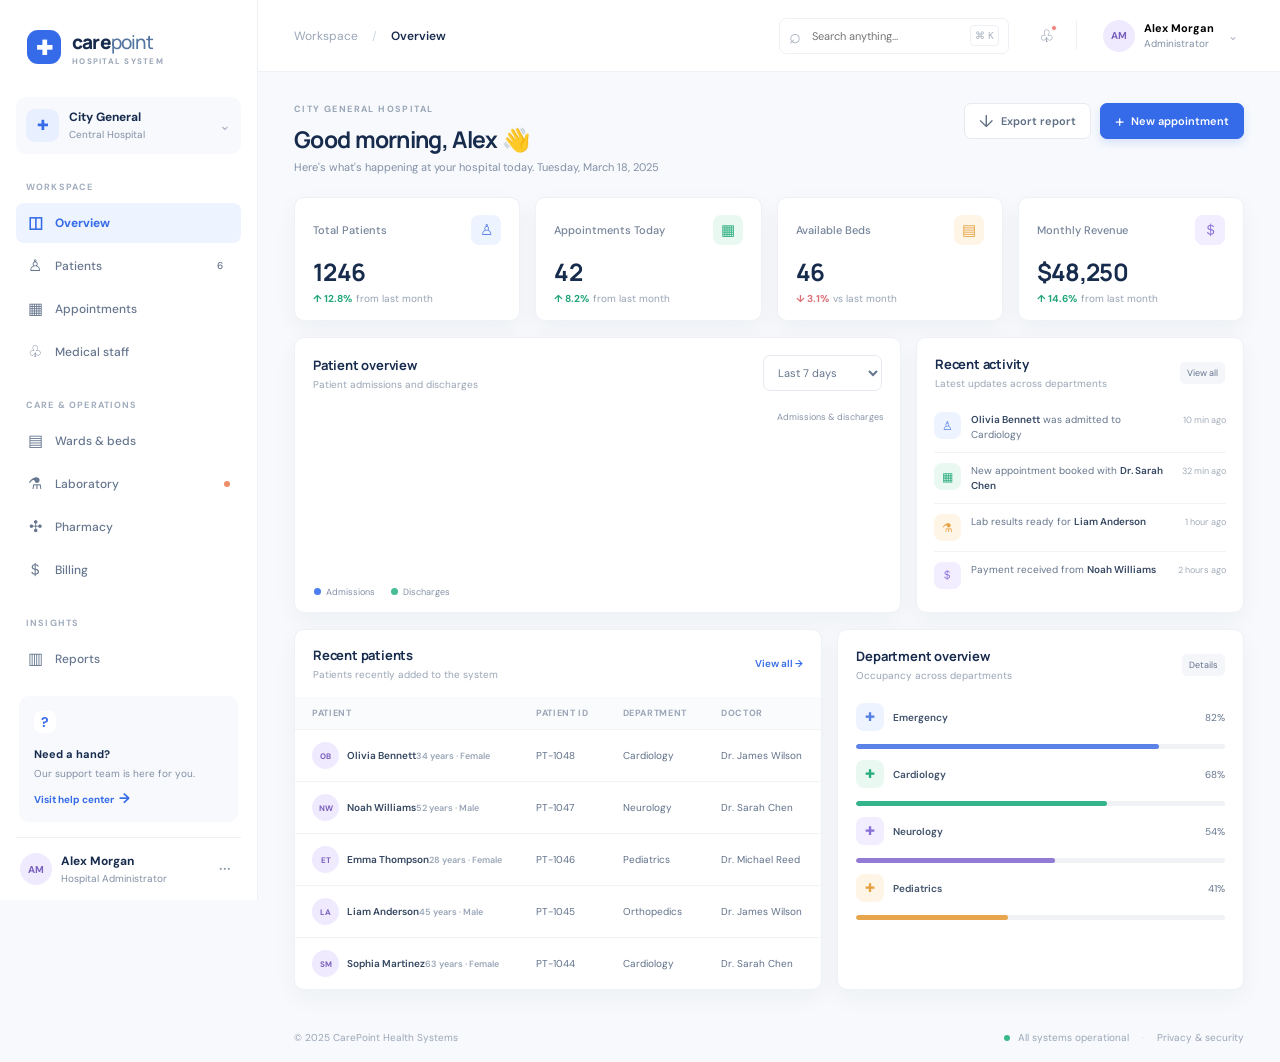
<file: index.html>
<!doctype html>
<html lang="en">
<head>
  <meta charset="UTF-8" />
  <meta name="viewport" content="width=device-width, initial-scale=1.0" />
  <meta name="theme-color" content="#f6f8fb" />
  <meta name="description" content="A connected hospital operations dashboard for care teams." />
  <title>CarePoint — Hospital Operations</title>
  <link rel="preconnect" href="https://fonts.googleapis.com" />
  <link rel="preconnect" href="https://fonts.gstatic.com" crossorigin />
  <link href="https://fonts.googleapis.com/css2?family=DM+Sans:wght@400;500;600;700&family=Manrope:wght@400;500;600;700;800&display=swap" rel="stylesheet" />
  <link rel="stylesheet" href="styles.css" />
</head>
<body>
  <div class="app-shell">
    <aside class="sidebar" id="sidebar">
      <a class="brand" href="#overview" aria-label="CarePoint home"><span class="brand-mark">✚</span><span>care<span class="brand-light">point</span><small>HOSPITAL SYSTEM</small></span></a>
      <div class="facility"><span class="facility-icon">✚</span><span><b>City General</b><small>Central Hospital</small></span><span class="chevron">⌄</span></div>
      <nav class="nav" aria-label="Main navigation">
        <p class="nav-label">WORKSPACE</p>
        <a href="#overview" class="nav-item active" data-view="overview"><span class="nav-icon">◫</span>Overview</a>
        <a href="#patients" class="nav-item" data-view="patients"><span class="nav-icon">♙</span>Patients <span class="nav-count" id="patient-count">0</span></a>
        <a href="#appointments" class="nav-item" data-view="appointments"><span class="nav-icon">▦</span>Appointments</a>
        <a href="#staff" class="nav-item" data-view="staff"><span class="nav-icon">♧</span>Medical staff</a>
        <p class="nav-label nav-gap">CARE & OPERATIONS</p>
        <a href="#wards" class="nav-item" data-view="wards"><span class="nav-icon">▤</span>Wards & beds</a>
        <a href="#laboratory" class="nav-item" data-view="laboratory"><span class="nav-icon">⚗</span>Laboratory <i class="nav-dot"></i></a>
        <a href="#pharmacy" class="nav-item" data-view="pharmacy"><span class="nav-icon">✣</span>Pharmacy</a>
        <a href="#billing" class="nav-item" data-view="billing"><span class="nav-icon">＄</span>Billing</a>
        <p class="nav-label nav-gap">INSIGHTS</p>
        <a href="#reports" class="nav-item" data-view="reports"><span class="nav-icon">▥</span>Reports</a>
        <a href="#settings" class="nav-item" data-view="settings"><span class="nav-icon">⚙</span>Settings</a>
      </nav>
      <div class="sidebar-bottom"><div class="help-card"><span class="help-icon">?</span><b>Need a hand?</b><p>Our support team is here for you.</p><button class="text-button" id="help-button">Visit help center <span>→</span></button></div><div class="sidebar-user"><div class="avatar avatar-purple">AM</div><span><b>Alex Morgan</b><small>Hospital Administrator</small></span><button class="more-button" aria-label="Account menu">···</button></div></div>
    </aside>
    <main class="main-area">
      <header class="topbar"><button class="icon-button mobile-menu" id="menu-button" aria-label="Open menu">☰</button><div class="breadcrumb">Workspace <span>/</span> <b id="breadcrumb-current">Overview</b></div><div class="top-actions"><label class="global-search"><span>⌕</span><input id="global-search" type="search" placeholder="Search anything..." /><kbd>⌘ K</kbd></label><button class="icon-button notification-button" id="notification-button" aria-label="Notifications">♧<i></i></button><div class="top-divider"></div><button class="profile-button"><div class="avatar avatar-purple">AM</div><span><b>Alex Morgan</b><small>Administrator</small></span><span class="chevron">⌄</span></button></div></header>
      <section class="page-content" id="page-content" aria-live="polite"></section>
      <footer class="footer"><span>© 2025 CarePoint Health Systems</span><span><i class="status-dot"></i> All systems operational <span class="footer-sep">·</span> Privacy & security</span></footer>
    </main>
  </div>
  <div id="modal-root"></div><div class="toast-region" id="toast-region" aria-live="polite"></div>
  <script src="app.js"></script>
</body>
</html>
</file>
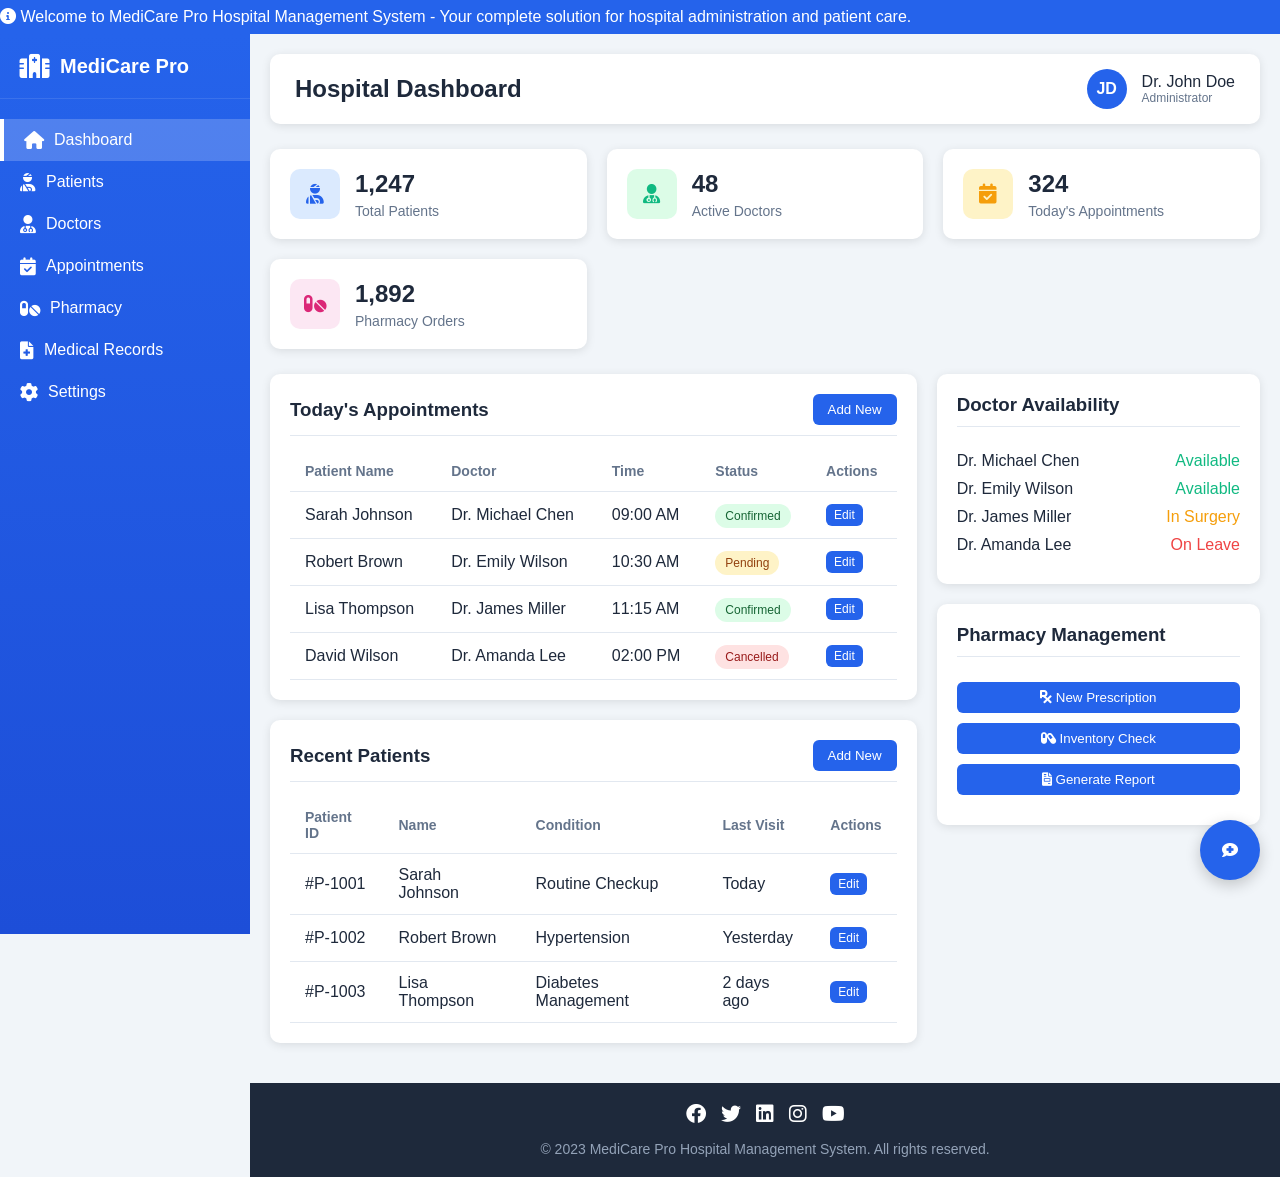
<file: hospitaldemo.html>
<!DOCTYPE html>
<html lang="en">
<head>
    <meta charset="UTF-8">
    <meta name="viewport" content="width=device-width, initial-scale=1.0">
    <title>MediCare Pro - Hospital Management System</title>
    <style>
        * {
            margin: 0;
            padding: 0;
            box-sizing: border-box;
            font-family: 'Segoe UI', Tahoma, Geneva, Verdana, sans-serif;
        }

        :root {
            --primary: #2563eb;
            --primary-dark: #1d4ed8;
            --secondary: #64748b;
            --success: #10b981;
            --warning: #f59e0b;
            --danger: #ef4444;
            --light: #f8fafc;
            --dark: #1e293b;
            --sidebar-width: 250px;
        }

        body {
            background-color: #f1f5f9;
            color: var(--dark);
            display: flex;
            flex-direction: column;
            min-height: 100vh;
        }

        .container {
            display: flex;
            flex: 1;
        }

        /* Marquee Styles */
        .marquee-container {
            background: var(--primary);
            color: white;
            padding: 8px 0;
            overflow: hidden;
            position: relative;
        }

        .marquee {
            white-space: nowrap;
            animation: marquee 30s linear infinite;
        }

        @keyframes marquee {
            0% { transform: translateX(100%); }
            100% { transform: translateX(-100%); }
        }

        /* Sidebar Styles */
        .sidebar {
            width: var(--sidebar-width);
            background: linear-gradient(180deg, var(--primary), var(--primary-dark));
            color: white;
            padding: 20px 0;
            position: fixed;
            height: 100vh;
            overflow-y: auto;
            transition: all 0.3s;
            z-index: 1000;
        }

        .logo {
            display: flex;
            align-items: center;
            padding: 0 20px 20px;
            border-bottom: 1px solid rgba(255,255,255,0.1);
            margin-bottom: 20px;
        }

        .logo i {
            font-size: 24px;
            margin-right: 10px;
        }

        .logo h1 {
            font-size: 20px;
            font-weight: 600;
        }

        .menu {
            list-style: none;
        }

        .menu-item {
            padding: 12px 20px;
            display: flex;
            align-items: center;
            cursor: pointer;
            transition: all 0.3s;
        }

        .menu-item:hover {
            background-color: rgba(255,255,255,0.1);
        }

        .menu-item.active {
            background-color: rgba(255,255,255,0.2);
            border-left: 4px solid white;
        }

        .menu-item i {
            margin-right: 10px;
            font-size: 18px;
        }

        /* Main Content Styles */
        .main-content {
            flex: 1;
            margin-left: var(--sidebar-width);
            padding: 20px;
        }

        .header {
            display: flex;
            justify-content: space-between;
            align-items: center;
            background: white;
            padding: 15px 25px;
            border-radius: 10px;
            box-shadow: 0 2px 10px rgba(0,0,0,0.1);
            margin-bottom: 25px;
        }

        .header h2 {
            color: var(--dark);
            font-weight: 600;
        }

        .user-info {
            display: flex;
            align-items: center;
            gap: 15px;
        }

        .user-avatar {
            width: 40px;
            height: 40px;
            border-radius: 50%;
            background-color: var(--primary);
            color: white;
            display: flex;
            align-items: center;
            justify-content: center;
            font-weight: bold;
        }

        /* Dashboard Stats */
        .stats-grid {
            display: grid;
            grid-template-columns: repeat(auto-fit, minmax(240px, 1fr));
            gap: 20px;
            margin-bottom: 25px;
        }

        .stat-card {
            background: white;
            padding: 20px;
            border-radius: 10px;
            box-shadow: 0 2px 10px rgba(0,0,0,0.1);
            display: flex;
            align-items: center;
        }

        .stat-icon {
            width: 50px;
            height: 50px;
            border-radius: 10px;
            display: flex;
            align-items: center;
            justify-content: center;
            margin-right: 15px;
            font-size: 20px;
        }

        .stat-icon.patients { background: #dbeafe; color: var(--primary); }
        .stat-icon.doctors { background: #dcfce7; color: var(--success); }
        .stat-icon.appointments { background: #fef3c7; color: var(--warning); }
        .stat-icon.pharmacy { background: #fce7f3; color: #db2777; }

        .stat-info h3 {
            font-size: 24px;
            font-weight: 700;
            margin-bottom: 5px;
        }

        .stat-info p {
            color: var(--secondary);
            font-size: 14px;
        }

        /* Main Content Grid */
        .content-grid {
            display: grid;
            grid-template-columns: 2fr 1fr;
            gap: 20px;
        }

        .card {
            background: white;
            border-radius: 10px;
            box-shadow: 0 2px 10px rgba(0,0,0,0.1);
            padding: 20px;
            margin-bottom: 20px;
        }

        .card-header {
            display: flex;
            justify-content: space-between;
            align-items: center;
            margin-bottom: 15px;
            padding-bottom: 10px;
            border-bottom: 1px solid #e2e8f0;
        }

        .card-header h3 {
            font-weight: 600;
            color: var(--dark);
        }

        .btn {
            padding: 8px 15px;
            border-radius: 6px;
            border: none;
            cursor: pointer;
            font-weight: 500;
            transition: all 0.3s;
        }

        .btn-primary {
            background: var(--primary);
            color: white;
        }

        .btn-primary:hover {
            background: var(--primary-dark);
        }

        .btn-success {
            background: var(--success);
            color: white;
        }

        .btn-success:hover {
            background: #0da271;
        }

        /* Table Styles */
        .table {
            width: 100%;
            border-collapse: collapse;
        }

        .table th, .table td {
            padding: 12px 15px;
            text-align: left;
            border-bottom: 1px solid #e2e8f0;
        }

        .table th {
            font-weight: 600;
            color: var(--secondary);
            font-size: 14px;
        }

        .status {
            padding: 5px 10px;
            border-radius: 20px;
            font-size: 12px;
            font-weight: 500;
        }

        .status.confirmed { background: #dcfce7; color: #166534; }
        .status.pending { background: #fef3c7; color: #92400e; }
        .status.cancelled { background: #fee2e2; color: #991b1b; }

        /* Modal Styles */
        .modal {
            display: none;
            position: fixed;
            top: 0;
            left: 0;
            width: 100%;
            height: 100%;
            background-color: rgba(0,0,0,0.5);
            z-index: 2000;
            justify-content: center;
            align-items: center;
        }

        .modal-content {
            background: white;
            padding: 25px;
            border-radius: 10px;
            width: 90%;
            max-width: 500px;
            box-shadow: 0 5px 25px rgba(0,0,0,0.2);
        }

        .modal-header {
            display: flex;
            justify-content: space-between;
            align-items: center;
            margin-bottom: 20px;
            padding-bottom: 10px;
            border-bottom: 1px solid #e2e8f0;
        }

        .modal-header h3 {
            font-weight: 600;
            color: var(--dark);
        }

        .close-modal {
            background: none;
            border: none;
            font-size: 20px;
            cursor: pointer;
            color: var(--secondary);
        }

        .form-group {
            margin-bottom: 15px;
        }

        .form-group label {
            display: block;
            margin-bottom: 5px;
            font-weight: 500;
            color: var(--dark);
        }

        .form-control {
            width: 100%;
            padding: 10px;
            border: 1px solid #e2e8f0;
            border-radius: 6px;
            font-size: 14px;
        }

        /* Chatbox Styles */
        .chatbox {
            position: fixed;
            bottom: 20px;
            right: 20px;
            width: 350px;
            background: white;
            border-radius: 10px;
            box-shadow: 0 5px 25px rgba(0,0,0,0.1);
            display: none;
            flex-direction: column;
            z-index: 1001;
        }

        .chatbox-header {
            background: var(--primary);
            color: white;
            padding: 15px;
            border-radius: 10px 10px 0 0;
            display: flex;
            justify-content: space-between;
            align-items: center;
        }

        .chatbox-body {
            padding: 15px;
            height: 300px;
            overflow-y: auto;
        }

        .message {
            margin-bottom: 15px;
            display: flex;
        }

        .message.user {
            justify-content: flex-end;
        }

        .message-content {
            max-width: 80%;
            padding: 10px 15px;
            border-radius: 10px;
        }

        .message.bot .message-content {
            background: #f1f5f9;
        }

        .message.user .message-content {
            background: var(--primary);
            color: white;
        }

        .chatbox-footer {
            padding: 15px;
            border-top: 1px solid #e2e8f0;
            display: flex;
        }

        .chatbox-footer input {
            flex: 1;
            padding: 10px;
            border: 1px solid #e2e8f0;
            border-radius: 6px;
            margin-right: 10px;
        }

        .chat-toggle {
            position: fixed;
            bottom: 20px;
            right: 20px;
            width: 60px;
            height: 60px;
            background: var(--primary);
            color: white;
            border-radius: 50%;
            display: flex;
            align-items: center;
            justify-content: center;
            cursor: pointer;
            box-shadow: 0 5px 15px rgba(0,0,0,0.2);
            z-index: 1000;
        }

        /* Footer Styles */
        .footer {
            background: var(--dark);
            color: white;
            padding: 20px;
            text-align: center;
            margin-left: var(--sidebar-width);
        }

        .social-links {
            display: flex;
            justify-content: center;
            gap: 15px;
            margin-bottom: 15px;
        }

        .social-link {
            color: white;
            font-size: 20px;
            transition: color 0.3s;
        }

        .social-link:hover {
            color: var(--primary);
        }

        .footer p {
            font-size: 14px;
            color: #94a3b8;
        }

        /* Responsive Design */
        @media (max-width: 768px) {
            .sidebar {
                width: 70px;
            }
            .sidebar .logo h1, .sidebar .menu-item span {
                display: none;
            }
            .main-content {
                margin-left: 70px;
            }
            .content-grid {
                grid-template-columns: 1fr;
            }
            .footer {
                margin-left: 70px;
            }
        }
    </style>
    <link href="https://cdnjs.cloudflare.com/ajax/libs/font-awesome/6.0.0/css/all.min.css" rel="stylesheet">
</head>
<body>
    <!-- Marquee -->
    <div class="marquee-container">
        <div class="marquee">
            <i class="fas fa-info-circle"></i> Welcome to MediCare Pro Hospital Management System - Your complete solution for hospital administration and patient care.
        </div>
    </div>

    <div class="container">
        <!-- Sidebar -->
        <div class="sidebar">
            <div class="logo">
                <i class="fas fa-hospital"></i>
                <h1>MediCare Pro</h1>
            </div>
            <ul class="menu">
                <li class="menu-item active">
                    <i class="fas fa-home"></i>
                    <span>Dashboard</span>
                </li>
                <li class="menu-item">
                    <i class="fas fa-user-injured"></i>
                    <span>Patients</span>
                </li>
                <li class="menu-item">
                    <i class="fas fa-user-md"></i>
                    <span>Doctors</span>
                </li>
                <li class="menu-item">
                    <i class="fas fa-calendar-check"></i>
                    <span>Appointments</span>
                </li>
                <li class="menu-item">
                    <i class="fas fa-pills"></i>
                    <span>Pharmacy</span>
                </li>
                <li class="menu-item">
                    <i class="fas fa-file-medical"></i>
                    <span>Medical Records</span>
                </li>
                <li class="menu-item">
                    <i class="fas fa-cog"></i>
                    <span>Settings</span>
                </li>
            </ul>
        </div>

        <!-- Main Content -->
        <div class="main-content">
            <div class="header">
                <h2>Hospital Dashboard</h2>
                <div class="user-info">
                    <div class="user-avatar">JD</div>
                    <div>
                        <div style="font-weight: 500;">Dr. John Doe</div>
                        <div style="font-size: 12px; color: var(--secondary);">Administrator</div>
                    </div>
                </div>
            </div>

            <!-- Stats Grid -->
            <div class="stats-grid">
                <div class="stat-card">
                    <div class="stat-icon patients">
                        <i class="fas fa-user-injured"></i>
                    </div>
                    <div class="stat-info">
                        <h3 id="totalPatients">1,247</h3>
                        <p>Total Patients</p>
                    </div>
                </div>
                <div class="stat-card">
                    <div class="stat-icon doctors">
                        <i class="fas fa-user-md"></i>
                    </div>
                    <div class="stat-info">
                        <h3>48</h3>
                        <p>Active Doctors</p>
                    </div>
                </div>
                <div class="stat-card">
                    <div class="stat-icon appointments">
                        <i class="fas fa-calendar-check"></i>
                    </div>
                    <div class="stat-info">
                        <h3 id="totalAppointments">324</h3>
                        <p>Today's Appointments</p>
                    </div>
                </div>
                <div class="stat-card">
                    <div class="stat-icon pharmacy">
                        <i class="fas fa-pills"></i>
                    </div>
                    <div class="stat-info">
                        <h3>1,892</h3>
                        <p>Pharmacy Orders</p>
                    </div>
                </div>
            </div>

            <!-- Main Content Grid -->
            <div class="content-grid">
                <div class="left-column">
                    <!-- Today's Appointments -->
                    <div class="card">
                        <div class="card-header">
                            <h3>Today's Appointments</h3>
                            <button class="btn btn-primary" id="addAppointmentBtn">Add New</button>
                        </div>
                        <table class="table" id="appointmentsTable">
                            <thead>
                                <tr>
                                    <th>Patient Name</th>
                                    <th>Doctor</th>
                                    <th>Time</th>
                                    <th>Status</th>
                                    <th>Actions</th>
                                </tr>
                            </thead>
                            <tbody>
                                <tr>
                                    <td>Sarah Johnson</td>
                                    <td>Dr. Michael Chen</td>
                                    <td>09:00 AM</td>
                                    <td><span class="status confirmed">Confirmed</span></td>
                                    <td><button class="btn btn-primary" style="padding: 4px 8px; font-size: 12px;">Edit</button></td>
                                </tr>
                                <tr>
                                    <td>Robert Brown</td>
                                    <td>Dr. Emily Wilson</td>
                                    <td>10:30 AM</td>
                                    <td><span class="status pending">Pending</span></td>
                                    <td><button class="btn btn-primary" style="padding: 4px 8px; font-size: 12px;">Edit</button></td>
                                </tr>
                                <tr>
                                    <td>Lisa Thompson</td>
                                    <td>Dr. James Miller</td>
                                    <td>11:15 AM</td>
                                    <td><span class="status confirmed">Confirmed</span></td>
                                    <td><button class="btn btn-primary" style="padding: 4px 8px; font-size: 12px;">Edit</button></td>
                                </tr>
                                <tr>
                                    <td>David Wilson</td>
                                    <td>Dr. Amanda Lee</td>
                                    <td>02:00 PM</td>
                                    <td><span class="status cancelled">Cancelled</span></td>
                                    <td><button class="btn btn-primary" style="padding: 4px 8px; font-size: 12px;">Edit</button></td>
                                </tr>
                            </tbody>
                        </table>
                    </div>

                    <!-- Recent Patients -->
                    <div class="card">
                        <div class="card-header">
                            <h3>Recent Patients</h3>
                            <button class="btn btn-primary" id="addPatientBtn">Add New</button>
                        </div>
                        <table class="table" id="patientsTable">
                            <thead>
                                <tr>
                                    <th>Patient ID</th>
                                    <th>Name</th>
                                    <th>Condition</th>
                                    <th>Last Visit</th>
                                    <th>Actions</th>
                                </tr>
                            </thead>
                            <tbody>
                                <tr>
                                    <td>#P-1001</td>
                                    <td>Sarah Johnson</td>
                                    <td>Routine Checkup</td>
                                    <td>Today</td>
                                    <td><button class="btn btn-primary" style="padding: 4px 8px; font-size: 12px;">Edit</button></td>
                                </tr>
                                <tr>
                                    <td>#P-1002</td>
                                    <td>Robert Brown</td>
                                    <td>Hypertension</td>
                                    <td>Yesterday</td>
                                    <td><button class="btn btn-primary" style="padding: 4px 8px; font-size: 12px;">Edit</button></td>
                                </tr>
                                <tr>
                                    <td>#P-1003</td>
                                    <td>Lisa Thompson</td>
                                    <td>Diabetes Management</td>
                                    <td>2 days ago</td>
                                    <td><button class="btn btn-primary" style="padding: 4px 8px; font-size: 12px;">Edit</button></td>
                                </tr>
                            </tbody>
                        </table>
                    </div>
                </div>

                <div class="right-column">
                    <!-- Doctor Availability -->
                    <div class="card">
                        <div class="card-header">
                            <h3>Doctor Availability</h3>
                        </div>
                        <div style="padding: 10px 0;">
                            <div style="display: flex; justify-content: space-between; margin-bottom: 10px;">
                                <span>Dr. Michael Chen</span>
                                <span style="color: var(--success);">Available</span>
                            </div>
                            <div style="display: flex; justify-content: space-between; margin-bottom: 10px;">
                                <span>Dr. Emily Wilson</span>
                                <span style="color: var(--success);">Available</span>
                            </div>
                            <div style="display: flex; justify-content: space-between; margin-bottom: 10px;">
                                <span>Dr. James Miller</span>
                                <span style="color: var(--warning);">In Surgery</span>
                            </div>
                            <div style="display: flex; justify-content: space-between;">
                                <span>Dr. Amanda Lee</span>
                                <span style="color: var(--danger);">On Leave</span>
                            </div>
                        </div>
                    </div>

                    <!-- Pharmacy Quick Actions -->
                    <div class="card">
                        <div class="card-header">
                            <h3>Pharmacy Management</h3>
                        </div>
                        <div style="padding: 10px 0;">
                            <button class="btn btn-primary" style="width: 100%; margin-bottom: 10px;">
                                <i class="fas fa-prescription"></i> New Prescription
                            </button>
                            <button class="btn btn-primary" style="width: 100%; margin-bottom: 10px;">
                                <i class="fas fa-capsules"></i> Inventory Check
                            </button>
                            <button class="btn btn-primary" style="width: 100%;">
                                <i class="fas fa-file-invoice"></i> Generate Report
                            </button>
                        </div>
                    </div>
                </div>
            </div>
        </div>
    </div>

    <!-- Footer -->
    <div class="footer">
        <div class="social-links">
            <a href="#" class="social-link"><i class="fab fa-facebook"></i></a>
            <a href="#" class="social-link"><i class="fab fa-twitter"></i></a>
            <a href="#" class="social-link"><i class="fab fa-linkedin"></i></a>
            <a href="#" class="social-link"><i class="fab fa-instagram"></i></a>
            <a href="#" class="social-link"><i class="fab fa-youtube"></i></a>
        </div>
        <p>&copy; 2023 MediCare Pro Hospital Management System. All rights reserved.</p>
    </div>

    <!-- Add Patient Modal -->
    <div class="modal" id="patientModal">
        <div class="modal-content">
            <div class="modal-header">
                <h3>Add New Patient</h3>
                <button class="close-modal">&times;</button>
            </div>
            <form id="patientForm">
                <div class="form-group">
                    <label for="patientName">Full Name</label>
                    <input type="text" id="patientName" class="form-control" required>
                </div>
                <div class="form-group">
                    <label for="patientAge">Age</label>
                    <input type="number" id="patientAge" class="form-control" required>
                </div>
                <div class="form-group">
                    <label for="patientGender">Gender</label>
                    <select id="patientGender" class="form-control" required>
                        <option value="">Select Gender</option>
                        <option value="Male">Male</option>
                        <option value="Female">Female</option>
                        <option value="Other">Other</option>
                    </select>
                </div>
                <div class="form-group">
                    <label for="patientCondition">Medical Condition</label>
                    <input type="text" id="patientCondition" class="form-control" required>
                </div>
                <div class="form-group">
                    <label for="patientContact">Contact Number</label>
                    <input type="tel" id="patientContact" class="form-control" required>
                </div>
                <button type="submit" class="btn btn-success" style="width: 100%;">Add Patient</button>
            </form>
        </div>
    </div>

    <!-- Add Appointment Modal -->
    <div class="modal" id="appointmentModal">
        <div class="modal-content">
            <div class="modal-header">
                <h3>Schedule New Appointment</h3>
                <button class="close-modal">&times;</button>
            </div>
            <form id="appointmentForm">
                <div class="form-group">
                    <label for="appointmentPatient">Select Patient</label>
                    <select id="appointmentPatient" class="form-control" required>
                        <option value="">Select Patient</option>
                        <option value="Sarah Johnson">Sarah Johnson</option>
                        <option value="Robert Brown">Robert Brown</option>
                        <option value="Lisa Thompson">Lisa Thompson</option>
                        <option value="David Wilson">David Wilson</option>
                    </select>
                </div>
                <div class="form-group">
                    <label for="appointmentDoctor">Select Doctor</label>
                    <select id="appointmentDoctor" class="form-control" required>
                        <option value="">Select Doctor</option>
                        <option value="Dr. Michael Chen">Dr. Michael Chen</option>
                        <option value="Dr. Emily Wilson">Dr. Emily Wilson</option>
                        <option value="Dr. James Miller">Dr. James Miller</option>
                        <option value="Dr. Amanda Lee">Dr. Amanda Lee</option>
                    </select>
                </div>
                <div class="form-group">
                    <label for="appointmentDate">Date</label>
                    <input type="date" id="appointmentDate" class="form-control" required>
                </div>
                <div class="form-group">
                    <label for="appointmentTime">Time</label>
                    <input type="time" id="appointmentTime" class="form-control" required>
                </div>
                <div class="form-group">
                    <label for="appointmentReason">Reason for Visit</label>
                    <textarea id="appointmentReason" class="form-control" rows="3"></textarea>
                </div>
                <button type="submit" class="btn btn-success" style="width: 100%;">Schedule Appointment</button>
            </form>
        </div>
    </div>

    <!-- Chatbox Toggle -->
    <div class="chat-toggle" id="chatToggle">
        <i class="fas fa-comment-medical"></i>
    </div>

    <!-- Chatbox -->
    <div class="chatbox" id="chatbox">
        <div class="chatbox-header">
            <h3>Medical Assistant</h3>
            <i class="fas fa-times" id="closeChat"></i>
        </div>
        <div class="chatbox-body" id="chatMessages">
            <div class="message bot">
                <div class="message-content">
                    Hello! I'm your medical assistant. How can I help you today?
                </div>
            </div>
        </div>
        <div class="chatbox-footer">
            <input type="text" id="messageInput" placeholder="Type your message...">
            <button class="btn btn-primary" id="sendMessage">
                <i class="fas fa-paper-plane"></i>
            </button>
        </div>
    </div>

    <script>
        // Initialize data
        let patients = [
            { id: "#P-1001", name: "Sarah Johnson", condition: "Routine Checkup", lastVisit: "Today" },
            { id: "#P-1002", name: "Robert Brown", condition: "Hypertension", lastVisit: "Yesterday" },
            { id: "#P-1003", name: "Lisa Thompson", condition: "Diabetes Management", lastVisit: "2 days ago" }
        ];

        let appointments = [
            { patient: "Sarah Johnson", doctor: "Dr. Michael Chen", time: "09:00 AM", status: "confirmed" },
            { patient: "Robert Brown", doctor: "Dr. Emily Wilson", time: "10:30 AM", status: "pending" },
            { patient: "Lisa Thompson", doctor: "Dr. James Miller", time: "11:15 AM", status: "confirmed" },
            { patient: "David Wilson", doctor: "Dr. Amanda Lee", time: "02:00 PM", status: "cancelled" }
        ];

        // Modal functionality
        const patientModal = document.getElementById('patientModal');
        const appointmentModal = document.getElementById('appointmentModal');
        const addPatientBtn = document.getElementById('addPatientBtn');
        const addAppointmentBtn = document.getElementById('addAppointmentBtn');
        const closeModalButtons = document.querySelectorAll('.close-modal');

        addPatientBtn.addEventListener('click', () => {
            patientModal.style.display = 'flex';
        });

        addAppointmentBtn.addEventListener('click', () => {
            appointmentModal.style.display = 'flex';
        });

        closeModalButtons.forEach(button => {
            button.addEventListener('click', () => {
                patientModal.style.display = 'none';
                appointmentModal.style.display = 'none';
            });
        });

        // Close modal when clicking outside
        window.addEventListener('click', (e) => {
            if (e.target === patientModal) {
                patientModal.style.display = 'none';
            }
            if (e.target === appointmentModal) {
                appointmentModal.style.display = 'none';
            }
        });

        // Patient form submission
        document.getElementById('patientForm').addEventListener('submit', (e) => {
            e.preventDefault();
            
            const name = document.getElementById('patientName').value;
            const age = document.getElementById('patientAge').value;
            const gender = document.getElementById('patientGender').value;
            const condition = document.getElementById('patientCondition').value;
            const contact = document.getElementById('patientContact').value;
            
            // Generate new patient ID
            const newId = `#P-${1000 + patients.length + 1}`;
            
            // Add to patients array
            patients.push({
                id: newId,
                name: name,
                condition: condition,
                lastVisit: "Today"
            });
            
            // Update table
            updatePatientsTable();
            
            // Update stats
            document.getElementById('totalPatients').textContent = patients.length;
            
            // Reset form and close modal
            document.getElementById('patientForm').reset();
            patientModal.style.display = 'none';
            
            alert('Patient added successfully!');
        });

        // Appointment form submission
        document.getElementById('appointmentForm').addEventListener('submit', (e) => {
            e.preventDefault();
            
            const patient = document.getElementById('appointmentPatient').value;
            const doctor = document.getElementById('appointmentDoctor').value;
            const date = document.getElementById('appointmentDate').value;
            const time = document.getElementById('appointmentTime').value;
            const reason = document.getElementById('appointmentReason').value;
            
            // Format time
            const timeFormatted = formatTime(time);
            
            // Add to appointments array
            appointments.push({
                patient: patient,
                doctor: doctor,
                time: timeFormatted,
                status: "pending"
            });
            
            // Update table
            updateAppointmentsTable();
            
            // Update stats
            document.getElementById('totalAppointments').textContent = appointments.length;
            
            // Reset form and close modal
            document.getElementById('appointmentForm').reset();
            appointmentModal.style.display = 'none';
            
            alert('Appointment scheduled successfully!');
        });

        // Update patients table
        function updatePatientsTable() {
            const tableBody = document.querySelector('#patientsTable tbody');
            tableBody.innerHTML = '';
            
            patients.forEach(patient => {
                const row = document.createElement('tr');
                row.innerHTML = `
                    <td>${patient.id}</td>
                    <td>${patient.name}</td>
                    <td>${patient.condition}</td>
                    <td>${patient.lastVisit}</td>
                    <td><button class="btn btn-primary" style="padding: 4px 8px; font-size: 12px;">Edit</button></td>
                `;
                tableBody.appendChild(row);
            });
        }

        // Update appointments table
        function updateAppointmentsTable() {
            const tableBody = document.querySelector('#appointmentsTable tbody');
            tableBody.innerHTML = '';
            
            appointments.forEach(appointment => {
                const statusClass = appointment.status === 'confirmed' ? 'confirmed' : 
                                  appointment.status === 'pending' ? 'pending' : 'cancelled';
                const statusText = appointment.status === 'confirmed' ? 'Confirmed' : 
                                 appointment.status === 'pending' ? 'Pending' : 'Cancelled';
                
                const row = document.createElement('tr');
                row.innerHTML = `
                    <td>${appointment.patient}</td>
                    <td>${appointment.doctor}</td>
                    <td>${appointment.time}</td>
                    <td><span class="status ${statusClass}">${statusText}</span></td>
                    <td><button class="btn btn-primary" style="padding: 4px 8px; font-size: 12px;">Edit</button></td>
                `;
                tableBody.appendChild(row);
            });
        }

        // Format time from 24h to 12h
        function formatTime(time) {
            const [hours, minutes] = time.split(':');
            const h = parseInt(hours);
            const period = h >= 12 ? 'PM' : 'AM';
            const formattedHours = h % 12 || 12;
            return `${formattedHours}:${minutes} ${period}`;
        }

        // Chatbox functionality
        const chatToggle = document.getElementById('chatToggle');
        const chatbox = document.getElementById('chatbox');
        const closeChat = document.getElementById('closeChat');
        const sendMessage = document.getElementById('sendMessage');
        const messageInput = document.getElementById('messageInput');
        const chatMessages = document.getElementById('chatMessages');

        chatToggle.addEventListener('click', () => {
            chatbox.style.display = 'flex';
        });

        closeChat.addEventListener('click', () => {
            chatbox.style.display = 'none';
        });

        sendMessage.addEventListener('click', sendMessageHandler);
        messageInput.addEventListener('keypress', (e) => {
            if (e.key === 'Enter') sendMessageHandler();
        });

        function sendMessageHandler() {
            const message = messageInput.value.trim();
            if (message) {
                // Add user message
                addMessage(message, 'user');
                messageInput.value = '';

                // Generate AI response
                generateAIResponse(message);
            }
        }

        function addMessage(text, sender) {
            const messageDiv = document.createElement('div');
            messageDiv.className = `message ${sender}`;
            
            const contentDiv = document.createElement('div');
            contentDiv.className = 'message-content';
            contentDiv.textContent = text;
            
            messageDiv.appendChild(contentDiv);
            chatMessages.appendChild(messageDiv);
            chatMessages.scrollTop = chatMessages.scrollHeight;
        }

        // AI Response Generator
        function generateAIResponse(userMessage) {
            let response = "";
            
            // Convert user message to lowercase for easier matching
            const lowerMessage = userMessage.toLowerCase();
            
            // Medical-related responses
            if (lowerMessage.includes('appointment') || lowerMessage.includes('schedule')) {
                response = "To schedule an appointment, you can use the 'Add New' button in the Appointments section. You'll need to select a patient, doctor, date, and time.";
            } else if (lowerMessage.includes('patient') || lowerMessage.includes('add patient')) {
                response = "You can add a new patient by clicking the 'Add New' button in the Patients section. You'll need to provide their name, age, gender, medical condition, and contact information.";
            } else if (lowerMessage.includes('doctor') || lowerMessage.includes('availability')) {
                response = "Doctor availability is shown in the right panel. Currently, Dr. Michael Chen and Dr. Emily Wilson are available, while Dr. James Miller is in surgery and Dr. Amanda Lee is on leave.";
            } else if (lowerMessage.includes('pharmacy') || lowerMessage.includes('prescription')) {
                response = "For pharmacy-related tasks, use the Pharmacy Management section. You can create new prescriptions, check inventory, or generate reports.";
            } else if (lowerMessage.includes('hello') || lowerMessage.includes('hi')) {
                response = "Hello! I'm your medical assistant. I can help you with appointments, patient records, doctor availability, and pharmacy management.";
            } else if (lowerMessage.includes('help')) {
                response = "I can assist you with: scheduling appointments, adding new patients, checking doctor availability, pharmacy management, and answering general questions about the system.";
            } else if (lowerMessage.includes('stat') || lowerMessage.includes('dashboard')) {
                response = "The dashboard shows key statistics: total patients, active doctors, today's appointments, and pharmacy orders. You can view detailed information in each section.";
            } else if (lowerMessage.includes('medical') || lowerMessage.includes('condition')) {
                response = "For specific medical advice, please consult with a healthcare professional. I can help with administrative tasks in the hospital management system.";
            } else {
                // Default responses for other queries
                const defaultResponses = [
                    "I understand your query. How can I assist you with the hospital management system?",
                    "Thank you for your message. I'm here to help with hospital administration tasks.",
                    "I can help you manage appointments, patients, and pharmacy operations. What specific task do you need assistance with?",
                    "For detailed medical advice, please consult with a healthcare professional. I can assist with administrative functions of the hospital system.",
                    "Is there a specific feature of the hospital management system you'd like help with?"
                ];
                response = defaultResponses[Math.floor(Math.random() * defaultResponses.length)];
            }
            
            // Simulate typing delay
            setTimeout(() => {
                addMessage(response, 'bot');
            }, 1000);
        }
    </script>
</body>
</html>
</file>
<file: styles.css>
@import url('https://fonts.googleapis.com/css2?family=DM+Sans:wght@400;500;600;700&family=Manrope:wght@400;500;600;700;800&display=swap');
:root{--ink:#172b4d;--muted:#8290a5;--line:#edf0f4;--bg:#f7f9fc;--white:#fff;--blue:#356be8;--blue-light:#edf3ff;--green:#22a879;--red:#e66b72;--orange:#e9a344;--purple:#8b75d7;--shadow:0 8px 24px rgba(25,45,80,.045)}*{box-sizing:border-box}body{margin:0;background:var(--bg);color:var(--ink);font-family:'DM Sans',sans-serif;font-size:14px}button,input,select{font:inherit}button{cursor:pointer}.app-shell{min-height:100vh}.sidebar{width:258px;background:#fff;position:fixed;inset:0 auto 0 0;border-right:1px solid var(--line);display:flex;flex-direction:column;padding:27px 16px 14px;z-index:5}.brand{height:44px;display:flex;align-items:center;gap:11px;text-decoration:none;color:var(--ink);font:800 19px Manrope,sans-serif;letter-spacing:-.8px;padding:0 11px}.brand-mark{width:34px;height:34px;background:var(--blue);border-radius:11px;color:white;display:grid;place-items:center;font-size:20px}.brand-light{font-weight:500;color:#54759f}.brand small{font:700 8px 'DM Sans';letter-spacing:1.25px;display:block;color:#9aa6b7;margin-top:1px}.facility{margin:29px 0 27px;background:#f7f9fc;padding:12px 10px;border-radius:10px;display:flex;align-items:center;gap:10px}.facility-icon{display:grid;place-items:center;width:33px;height:33px;border-radius:9px;background:#e8efff;color:var(--blue)}.facility b,.sidebar-user b{font-size:12px;display:block}.facility small,.sidebar-user small{font-size:10px;color:var(--muted);display:block;margin-top:3px}.chevron{margin-left:auto;color:#aab4c2}.nav{overflow-y:auto}.nav-label{font-size:9px;font-weight:700;letter-spacing:1.15px;color:#a1adbd;margin:0 10px 10px}.nav-gap{margin-top:27px}.nav-item{height:40px;margin:3px 0;text-decoration:none;color:#66768e;display:flex;align-items:center;gap:12px;border-radius:8px;padding:0 11px;font-size:12px;font-weight:500;position:relative}.nav-item:hover{background:#f7f9fc;color:var(--ink)}.nav-item.active{color:var(--blue);background:var(--blue-light);font-weight:700}.nav-icon{width:16px;text-align:center;font-size:16px}.nav-count{margin-left:auto;font-size:10px;background:#fff;padding:3px 7px;border-radius:10px;color:#66768e}.nav-dot{width:6px;height:6px;background:#ef8e69;border-radius:50%;margin-left:auto}.sidebar-bottom{margin-top:auto}.help-card{background:#f7f9fc;padding:15px;border-radius:10px;margin:14px 3px 15px}.help-icon{width:22px;height:22px;background:#fff;color:var(--blue);display:grid;place-items:center;border-radius:7px;margin-bottom:11px;font-weight:700}.help-card b{font-size:11px}.help-card p{font-size:10px;color:var(--muted);margin:5px 0 9px}.text-button{border:0;background:none;padding:0;color:var(--blue);font-size:10px;font-weight:700}.text-button span{font-size:14px;margin-left:3px}.sidebar-user{border-top:1px solid var(--line);padding:15px 4px 1px;display:flex;align-items:center;gap:9px}.avatar{width:32px;height:32px;border-radius:50%;display:grid;place-items:center;font-size:10px;font-weight:700;flex:none}.avatar-purple{background:#f0eaff;color:#7960bc}.more-button{border:0;background:none;margin-left:auto;color:#8c99aa;font-size:18px}.main-area{margin-left:258px;min-height:100vh;display:flex;flex-direction:column}.topbar{height:72px;background:#fff;border-bottom:1px solid var(--line);display:flex;align-items:center;justify-content:space-between;padding:0 36px;position:sticky;top:0;z-index:4}.breadcrumb{font-size:12px;color:#9aa6b7}.breadcrumb span{margin:0 11px;color:#d0d6df}.breadcrumb b{color:var(--ink);font-weight:600}.top-actions{display:flex;align-items:center;gap:20px}.global-search{height:36px;width:230px;border:1px solid var(--line);border-radius:7px;display:flex;align-items:center;gap:9px;padding:0 9px;color:#a5b0bf}.global-search>span{font-size:20px}.global-search input{border:0;outline:0;width:100%;font-size:11px}.global-search kbd{white-space:nowrap;font:10px 'DM Sans';border:1px solid var(--line);padding:3px 4px;border-radius:4px}.icon-button{width:35px;height:35px;border:0;background:#fff;color:#728198;border-radius:8px;font-size:17px;position:relative}.notification-button i{position:absolute;right:7px;top:7px;width:6px;height:6px;border:1px solid white;background:#ef7e78;border-radius:50%}.top-divider{height:29px;border-left:1px solid var(--line);margin-left:-8px}.profile-button{border:0;background:none;display:flex;align-items:center;gap:9px;text-align:left}.profile-button b{font-size:11px;display:block}.profile-button small{font-size:10px;color:var(--muted);display:block;margin-top:2px}.profile-button .chevron{font-size:12px;margin-left:5px}.mobile-menu{display:none}.page-content{padding:31px 36px 26px;flex:1;max-width:1600px;width:100%;margin:0 auto}.footer{font-size:10px;color:#9aa6b7;display:flex;justify-content:space-between;padding:15px 36px 18px}.status-dot{display:inline-block;width:6px;height:6px;background:#3ab889;border-radius:50%;margin-right:5px}.footer-sep{padding:0 10px;color:#d3d9e1}.page-heading{display:flex;justify-content:space-between;align-items:flex-start;margin-bottom:23px}.eyebrow{color:#9aa6b7;text-transform:uppercase;font-weight:700;font-size:9px;letter-spacing:1.4px;margin-bottom:8px}.page-heading h1{font:700 23px Manrope,sans-serif;letter-spacing:-.7px;margin:0 0 5px}.page-heading p{color:var(--muted);font-size:11px;margin:0}.heading-actions{display:flex;gap:9px;align-items:center}.button{height:36px;border-radius:7px;padding:0 14px;border:1px solid #e6eaf0;background:white;color:#5e6e84;font-weight:600;font-size:11px;display:inline-flex;align-items:center;justify-content:center;gap:7px}.button:hover{background:#f8faff}.button-primary{color:white;background:var(--blue);border-color:var(--blue);box-shadow:0 4px 9px #356be82a}.button-primary:hover{background:#2d5fce}.button .plus{font-size:17px;font-weight:400}.period-select{height:36px;border:1px solid #e6eaf0;background:white;border-radius:7px;padding:0 10px;color:#66768e;font-size:11px;outline:0}.grid{display:grid;gap:15px}.stats-grid{grid-template-columns:repeat(4,minmax(0,1fr));margin-bottom:16px}.card{background:#fff;border:1px solid #eef1f5;border-radius:10px;box-shadow:var(--shadow)}.stat-card{padding:17px 18px 15px;min-height:118px}.stat-top{display:flex;align-items:center;justify-content:space-between}.stat-label{font-size:11px;color:#75849a;font-weight:500}.stat-icon{width:30px;height:30px;display:grid;place-items:center;border-radius:8px;font-size:15px}.i-blue{background:#edf3ff;color:#5780e5}.i-green{background:#eaf8f2;color:#27ac7d}.i-orange{background:#fff5e7;color:#e5a140}.i-purple{background:#f2edff;color:#8a71d8}.stat-value{font:700 24px Manrope,sans-serif;letter-spacing:-.7px;margin:10px 0 4px}.stat-foot{font-size:10px;color:#97a3b4}.trend{font-weight:700;color:#20a578;margin-right:4px}.trend.down{color:#db7077}.dashboard-grid{grid-template-columns:minmax(0,1.85fr) minmax(245px,1fr);margin-bottom:16px}.card-header{display:flex;align-items:center;justify-content:space-between;padding:17px 18px 12px}.card-title{font:700 13px Manrope,sans-serif;letter-spacing:-.2px;margin:0}.card-subtitle{font-size:10px;color:#99a5b5;margin:4px 0 0}.chart-card{min-height:275px}.chart-wrap{height:183px;padding:4px 14px 0;position:relative}.chart-wrap canvas{width:100%;height:100%}.chart-legend{display:flex;gap:16px;font-size:9px;color:#8290a5;padding:0 19px 14px}.legend-dot{display:inline-block;width:7px;height:7px;border-radius:50%;margin-right:5px}.legend-blue{background:#4c7def}.legend-green{background:#46bd94}.chart-tooltip{position:absolute;top:8px;right:16px;font-size:9px;color:#8794a8}.activity-card{min-height:275px}.activity-list{padding:0 17px}.activity-item{display:flex;gap:10px;padding:10px 0;border-bottom:1px solid #f1f3f6}.activity-item:last-child{border:0}.activity-mark{width:27px;height:27px;border-radius:8px;display:grid;place-items:center;font-size:12px;flex:none}.activity-copy{font-size:10px;line-height:1.5;color:#65758c;flex:1}.activity-copy b{color:#354762;font-weight:600}.activity-time{font-size:9px;color:#a3adba;white-space:nowrap;padding-top:2px}.lower-grid{grid-template-columns:minmax(0,1.3fr) minmax(250px,1fr)}.table-card{overflow:hidden}.table-scroll{overflow:auto}.data-table{width:100%;border-collapse:collapse;text-align:left;white-space:nowrap}.data-table th{font-size:9px;text-transform:uppercase;letter-spacing:.65px;color:#9aa6b7;font-weight:700;background:#fafbfd;padding:10px 17px}.data-table td{padding:12px 17px;border-top:1px solid #f1f3f6;font-size:10px;color:#60718a}.data-table td:first-child{color:#354762;font-weight:600}.person-cell{display:flex;align-items:center;gap:8px}.person-cell .avatar{width:27px;height:27px;font-size:8px}.person-name{font-size:10px;font-weight:600;color:#344660}.person-sub{font-size:9px;color:#9aa6b7;margin-top:2px}.badge{display:inline-flex;align-items:center;border-radius:20px;padding:4px 8px;font-size:9px;font-weight:600}.badge-green{color:#219a70;background:#e8f7f0}.badge-blue{color:#4775d6;background:#edf2ff}.badge-orange{color:#d58d2f;background:#fff4e4}.badge-red{color:#d96168;background:#fff0f0}.badge-gray{color:#78879a;background:#f1f3f6}.table-link{font-size:10px;color:var(--blue);text-decoration:none;font-weight:600}.department-card{padding-bottom:13px}.department-row{display:flex;align-items:center;gap:9px;padding:9px 18px}.department-icon{width:28px;height:28px;border-radius:8px;display:grid;place-items:center;font-size:12px}.department-name{font-size:10px;font-weight:600;color:#3e506a;flex:1}.department-value{font-size:10px;color:#66768e}.progress{height:5px;background:#f0f2f6;border-radius:5px;overflow:hidden;margin:4px 18px 2px}.progress span{height:100%;display:block;border-radius:5px}.section-card{margin-top:16px}.toolbar{display:flex;align-items:center;gap:9px}.toolbar-search{height:34px;border:1px solid var(--line);border-radius:7px;display:flex;gap:7px;align-items:center;padding:0 10px;color:#a1adbd}.toolbar-search input{border:0;outline:0;font-size:10px;width:155px}.empty-state{text-align:center;padding:34px;color:#8794a8;font-size:11px}.empty-icon{font-size:24px;margin-bottom:9px}.wide-grid{grid-template-columns:repeat(3,minmax(0,1fr))}.info-card{padding:17px}.info-card h3{font:700 12px Manrope;margin:0 0 7px}.info-card p{font-size:10px;color:var(--muted);margin:0}.info-number{font:700 22px Manrope;margin:10px 0 4px}.ward-grid{grid-template-columns:repeat(3,minmax(0,1fr))}.ward-card{padding:17px}.ward-top{display:flex;justify-content:space-between;align-items:flex-start}.ward-card h3{font:700 13px Manrope;margin:0}.ward-meta{font-size:10px;color:var(--muted);margin-top:4px}.bed-row{display:flex;justify-content:space-between;margin-top:18px;font-size:10px;color:#8592a4}.bed-track{height:7px;background:#eef1f5;border-radius:6px;margin-top:8px;overflow:hidden}.bed-track span{display:block;height:100%;border-radius:6px;background:var(--blue)}.settings-grid{grid-template-columns:200px 1fr}.settings-nav{padding:8px}.settings-link{padding:10px 11px;font-size:11px;color:#718098;border-radius:7px;cursor:pointer}.settings-link.active{background:var(--blue-light);color:var(--blue);font-weight:600}.settings-form{padding:22px}.settings-form h2{font:700 15px Manrope;margin:0}.settings-form>p{color:var(--muted);font-size:10px;margin:6px 0 20px}.form-grid{display:grid;grid-template-columns:1fr 1fr;gap:14px}.field{display:flex;flex-direction:column;gap:6px}.field label{font-size:10px;font-weight:600;color:#687991}.field input,.field select,.field textarea{border:1px solid #e5eaf0;border-radius:7px;height:36px;padding:0 10px;font-size:11px;color:#52647e;outline:0;background:white}.field textarea{height:68px;padding-top:10px;resize:vertical}.form-actions{display:flex;justify-content:flex-end;gap:8px;margin-top:18px}.modal-backdrop{position:fixed;inset:0;background:#172b4d66;z-index:10;display:grid;place-items:center;padding:20px}.modal{background:white;border-radius:12px;width:min(480px,100%);box-shadow:0 18px 50px #172b4d33;overflow:hidden}.modal-header{padding:19px 21px;border-bottom:1px solid var(--line);display:flex;align-items:center;justify-content:space-between}.modal-header h2{font:700 15px Manrope;margin:0}.modal-close{border:0;background:none;color:#8290a5;font-size:20px}.modal-body{padding:19px 21px}.modal-body .form-grid{grid-template-columns:1fr 1fr}.toast-region{position:fixed;right:22px;bottom:22px;z-index:20;display:grid;gap:8px}.toast{background:#1f3554;color:white;padding:12px 16px;border-radius:8px;font-size:11px;box-shadow:0 7px 20px #172b4d30;animation:toast-in .2s ease}@keyframes toast-in{from{opacity:0;transform:translateY(6px)}to{opacity:1;transform:none}}.table-heading{display:flex;align-items:center;justify-content:space-between;padding:16px 18px}.muted{color:var(--muted)}.action-cell{display:flex;gap:6px}.small-action{border:0;background:#f4f6fa;color:#64748b;border-radius:5px;padding:5px 7px;font-size:9px}.small-action:hover{color:var(--blue);background:var(--blue-light)}
@media(max-width:1100px){.sidebar{width:225px}.main-area{margin-left:225px}.topbar{padding:0 24px}.page-content{padding:26px 24px}.footer{padding-inline:24px}.stats-grid{grid-template-columns:repeat(2,1fr)}.dashboard-grid{grid-template-columns:1.4fr 1fr}}
@media(max-width:760px){.sidebar{transform:translateX(-100%);transition:transform .22s ease;box-shadow:0 0 30px #172b4d20}.sidebar.open{transform:translateX(0)}.main-area{margin-left:0}.topbar{height:61px;padding:0 15px}.mobile-menu{display:block}.breadcrumb{margin-right:auto;margin-left:8px}.global-search{width:35px;border:none;padding:0}.global-search input,.global-search kbd{display:none}.top-actions{gap:9px}.top-divider,.profile-button>span:not(.chevron),.profile-button>.chevron{display:none}.profile-button{padding:0}.page-content{padding:23px 15px}.footer{padding:15px;font-size:9px;gap:12px}.footer span:last-child{white-space:nowrap}.page-heading{gap:14px;align-items:flex-start}.page-heading h1{font-size:21px}.heading-actions{flex-wrap:wrap;justify-content:flex-end}.stats-grid{gap:9px}.stat-card{padding:13px;min-height:108px}.stat-value{font-size:21px}.dashboard-grid,.lower-grid{grid-template-columns:1fr}.chart-card,.activity-card{min-height:unset}.chart-wrap{height:190px}.wide-grid,.ward-grid{grid-template-columns:1fr 1fr}.settings-grid{grid-template-columns:1fr}.settings-nav{display:flex;overflow:auto}.settings-link{white-space:nowrap}.data-table th,.data-table td{padding:10px 12px}}
@media(max-width:460px){.page-heading{display:block}.heading-actions{justify-content:flex-start;margin-top:14px}.wide-grid,.ward-grid{grid-template-columns:1fr}.footer{display:block;line-height:2}.footer span:last-child{display:block}.form-grid,.modal-body .form-grid{grid-template-columns:1fr}.stats-grid{grid-template-columns:1fr 1fr}.stat-label{font-size:10px}}
</file>
